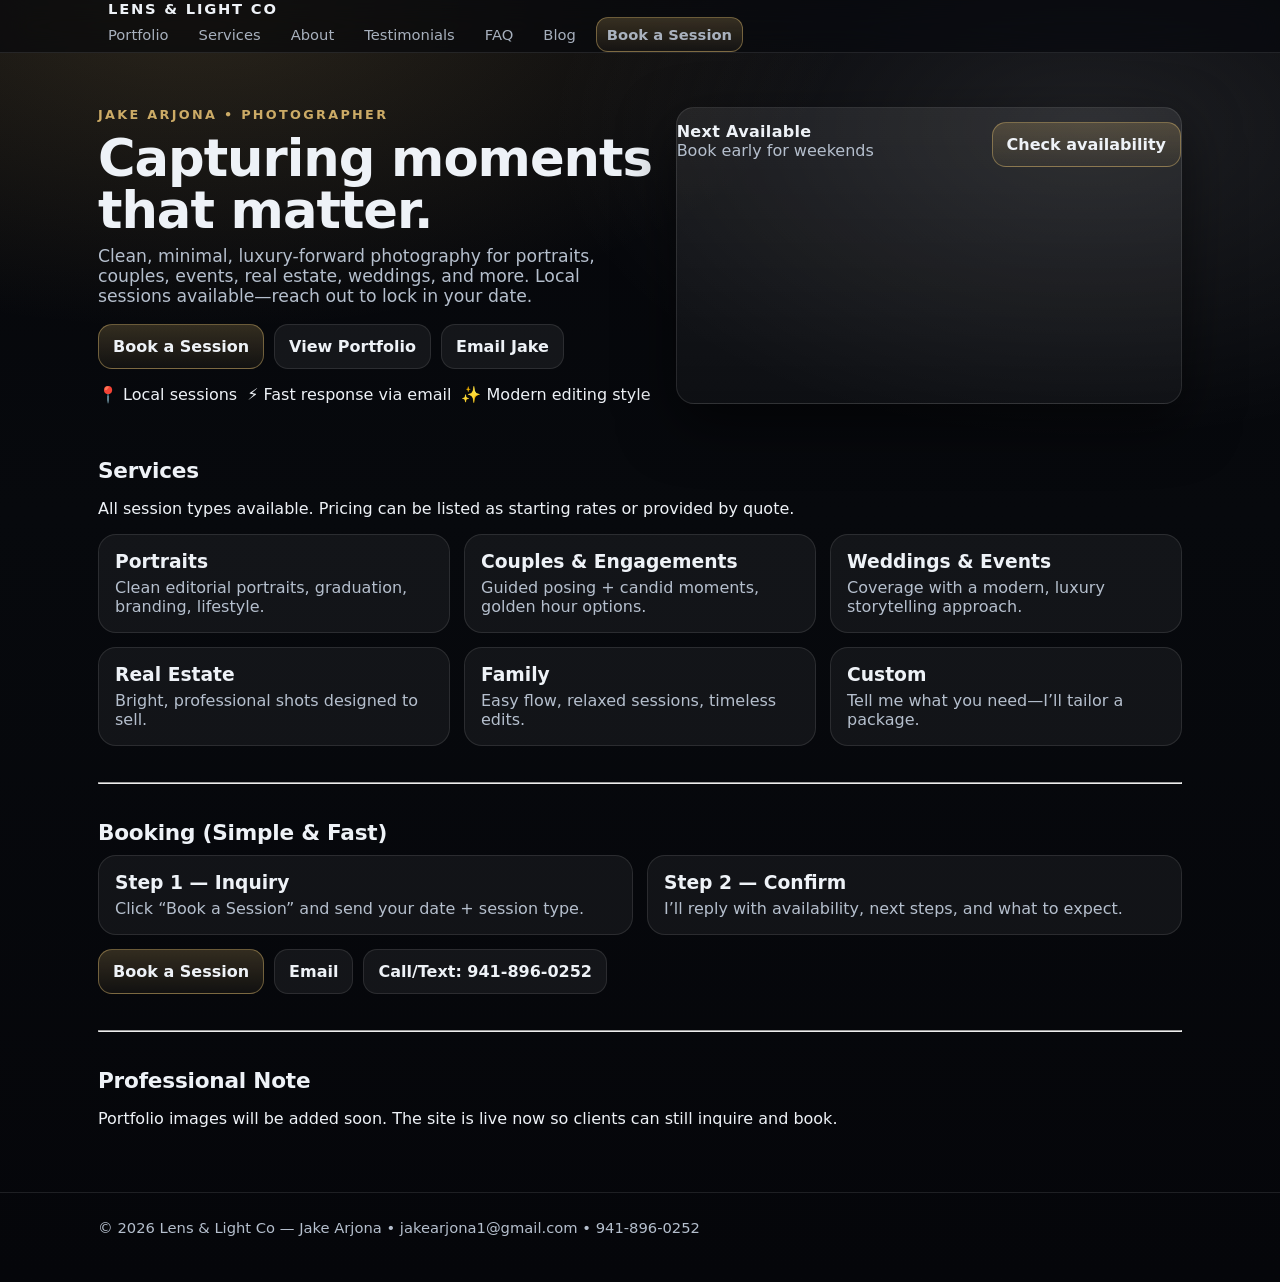
<file: index.html>
<!doctype html>
<html lang="en">
<head>
  <meta charset="utf-8" />
  <meta name="viewport" content="width=device-width, initial-scale=1" />
  <title>Lens & Light Co — Jake Arjona</title>
  <meta name="description" content="Lens & Light Co by Jake Arjona — clean, modern luxury photography. Book a session via email." />
  <link rel="stylesheet" href="assets/styles.css" />
</head>
<body>

  <div class="nav">
    <div class="container nav-inner">
      <a class="brand" href="index.html"><span class="dot"></span> Lens & Light Co</a>
      <div class="menu">
        <a href="portfolio.html">Portfolio</a>
        <a href="services.html">Services</a>
        <a href="about.html">About</a>
        <a href="testimonials.html">Testimonials</a>
        <a href="faq.html">FAQ</a>
        <a href="blog.html">Blog</a>
        <a class="btn primary" href="contact.html">Book a Session</a>
      </div>
    </div>
  </div>

  <header class="hero">
    <div class="container hero-grid">
      <div>
        <div class="kicker">Jake Arjona • Photographer</div>
        <h1 class="h1">Capturing moments that matter.</h1>
        <p class="sub">
          Clean, minimal, luxury-forward photography for portraits, couples, events, real estate, weddings, and more.
          Local sessions available—reach out to lock in your date.
        </p>

        <div style="display:flex; gap:10px; flex-wrap:wrap">
          <a class="btn primary" href="contact.html">Book a Session</a>
          <a class="btn" href="portfolio.html">View Portfolio</a>
          <a class="btn" href="mailto:jakearjona1@gmail.com?subject=Booking%20Inquiry%20-%20Lens%20%26%20Light%20Co">Email Jake</a>
        </div>

        <div style="margin-top:16px; display:flex; gap:10px; flex-wrap:wrap">
          <span class="badge">📍 Local sessions</span>
          <span class="badge">⚡ Fast response via email</span>
          <span class="badge">✨ Modern editing style</span>
        </div>
      </div>

      <div class="hero-card">
        <div class="mock"></div>
        <div style="display:flex; justify-content:space-between; gap:10px; margin-top:14px; flex-wrap:wrap">
          <div>
            <div style="font-weight:800; letter-spacing:.02em">Next Available</div>
            <div style="color:var(--muted)">Book early for weekends</div>
          </div>
          <a class="btn primary" href="contact.html">Check availability</a>
        </div>
      </div>
    </div>
  </header>

  <main class="container">

    <section class="section">
      <h2 class="h2">Services</h2>
      <p class="small">All session types available. Pricing can be listed as starting rates or provided by quote.</p>

      <div class="grid cols-3">
        <div class="card">
          <h3>Portraits</h3>
          <p>Clean editorial portraits, graduation, branding, lifestyle.</p>
        </div>
        <div class="card">
          <h3>Couples & Engagements</h3>
          <p>Guided posing + candid moments, golden hour options.</p>
        </div>
        <div class="card">
          <h3>Weddings & Events</h3>
          <p>Coverage with a modern, luxury storytelling approach.</p>
        </div>
        <div class="card">
          <h3>Real Estate</h3>
          <p>Bright, professional shots designed to sell.</p>
        </div>
        <div class="card">
          <h3>Family</h3>
          <p>Easy flow, relaxed sessions, timeless edits.</p>
        </div>
        <div class="card">
          <h3>Custom</h3>
          <p>Tell me what you need—I’ll tailor a package.</p>
        </div>
      </div>
    </section>

    <hr />

    <section class="section">
      <h2 class="h2">Booking (Simple & Fast)</h2>
      <div class="grid cols-2">
        <div class="card">
          <h3>Step 1 — Inquiry</h3>
          <p>Click “Book a Session” and send your date + session type.</p>
        </div>
        <div class="card">
          <h3>Step 2 — Confirm</h3>
          <p>I’ll reply with availability, next steps, and what to expect.</p>
        </div>
      </div>
      <div style="margin-top:14px; display:flex; gap:10px; flex-wrap:wrap">
        <a class="btn primary" href="contact.html">Book a Session</a>
        <a class="btn" href="mailto:jakearjona1@gmail.com?subject=Booking%20Inquiry%20-%20Lens%20%26%20Light%20Co">Email</a>
        <a class="btn" href="tel:+19418960252">Call/Text: 941-896-0252</a>
      </div>
    </section>

    <hr />

    <section class="section">
      <h2 class="h2">Professional Note</h2>
      <p class="small">
        Portfolio images will be added soon. The site is live now so clients can still inquire and book.
      </p>
    </section>

  </main>

  <footer class="footer">
    <div class="container">
      © <span id="y"></span> Lens & Light Co — Jake Arjona •
      <a href="mailto:jakearjona1@gmail.com">jakearjona1@gmail.com</a> •
      <a href="tel:+19418960252">941-896-0252</a>
    </div>
  </footer>

  <script>
    document.getElementById('y').textContent = new Date().getFullYear();
  </script>
</body>
</html>
</file>
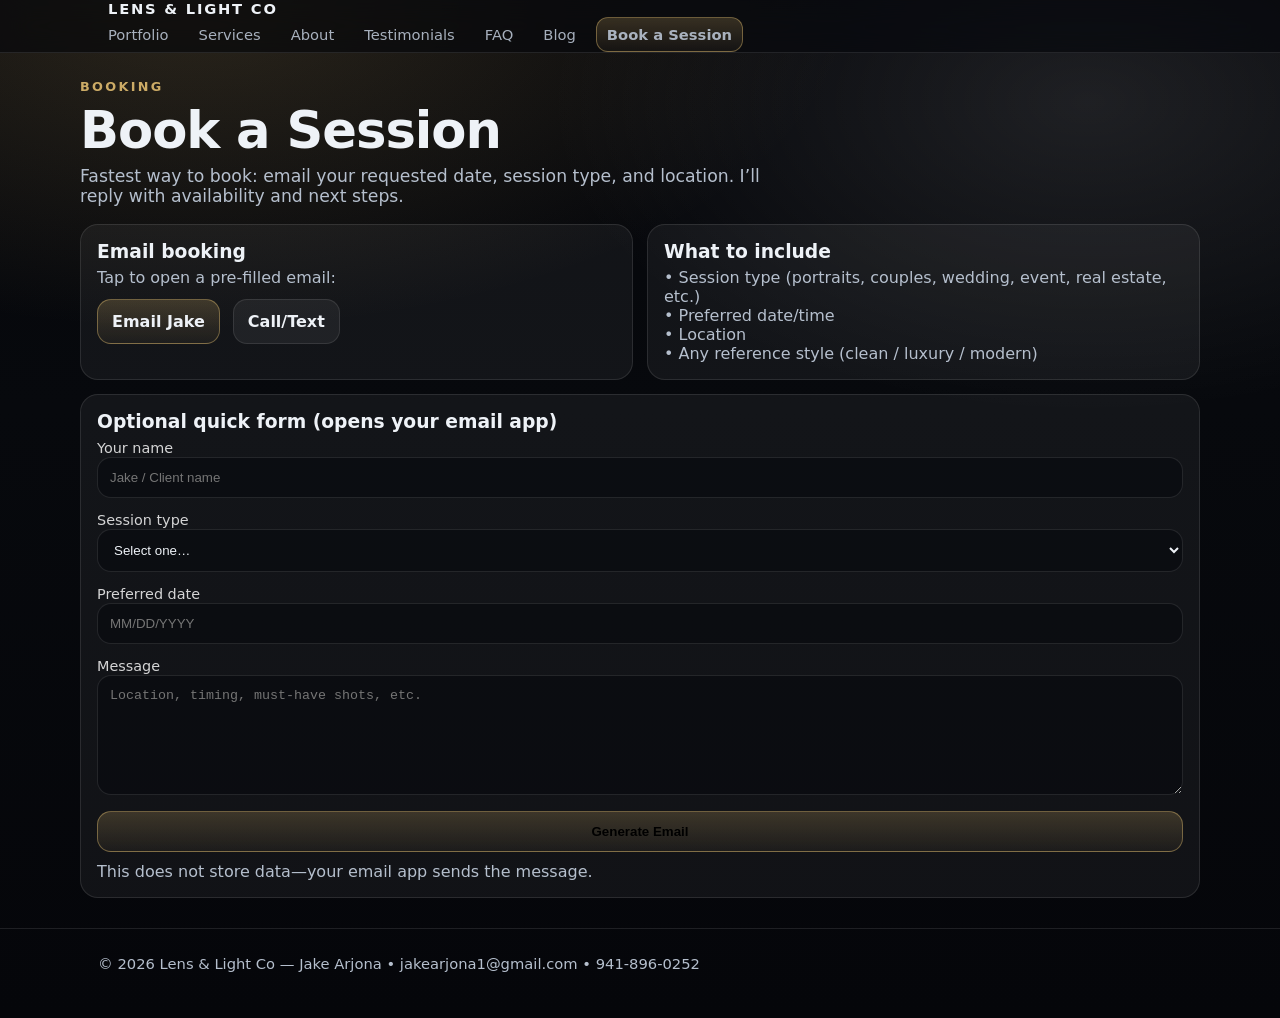
<file: contact.html>
<!doctype html>
<html lang="en">
<head>
  <meta charset="utf-8" />
  <meta name="viewport" content="width=device-width, initial-scale=1" />
  <title>Book a Session — Lens & Light Co</title>
  <link rel="stylesheet" href="assets/styles.css" />
</head>
<body>

  <div class="nav">
    <div class="container nav-inner">
      <a class="brand" href="index.html"><span class="dot"></span> Lens & Light Co</a>
      <div class="menu">
        <a href="portfolio.html">Portfolio</a>
        <a href="services.html">Services</a>
        <a href="about.html">About</a>
        <a href="testimonials.html">Testimonials</a>
        <a href="faq.html">FAQ</a>
        <a href="blog.html">Blog</a>
        <a class="btn primary" href="contact.html">Book a Session</a>
      </div>
    </div>
  </div>

  <main class="container" style="padding:26px 0 10px">
    <div class="kicker">Booking</div>
    <h1 class="h1" style="margin:0 0 10px">Book a Session</h1>
    <p class="sub" style="margin-bottom:18px">
      Fastest way to book: email your requested date, session type, and location. I’ll reply with availability and next steps.
    </p>

    <div class="grid cols-2">
      <div class="card">
        <h3>Email booking</h3>
        <p style="margin-bottom:12px">Tap to open a pre-filled email:</p>
        <a class="btn primary" href="mailto:jakearjona1@gmail.com?subject=Booking%20Inquiry%20-%20Lens%20%26%20Light%20Co&body=Name%3A%0ASession%20type%3A%0APreferred%20date%2Ftime%3A%0ALocation%3A%0ABudget%20(if%20any)%3A%0AAny%20notes%3A">Email Jake</a>
        <a class="btn" style="margin-left:8px" href="tel:+19418960252">Call/Text</a>
      </div>

      <div class="card">
        <h3>What to include</h3>
        <p>• Session type (portraits, couples, wedding, event, real estate, etc.)<br>
           • Preferred date/time<br>
           • Location<br>
           • Any reference style (clean / luxury / modern)</p>
      </div>
    </div>

    <div class="card" style="margin-top:14px">
      <h3>Optional quick form (opens your email app)</h3>
      <form class="form" onsubmit="sendEmail(event)">
        <div>
          <label>Your name</label>
          <input id="name" required placeholder="Jake / Client name" />
        </div>
        <div>
          <label>Session type</label>
          <select id="type" required>
            <option value="">Select one…</option>
            <option>Portraits</option>
            <option>Couples / Engagements</option>
            <option>Weddings</option>
            <option>Events</option>
            <option>Real Estate</option>
            <option>Family</option>
            <option>Branding / Lifestyle</option>
            <option>Other</option>
          </select>
        </div>
        <div>
          <label>Preferred date</label>
          <input id="date" placeholder="MM/DD/YYYY" />
        </div>
        <div>
          <label>Message</label>
          <textarea id="msg" placeholder="Location, timing, must-have shots, etc."></textarea>
        </div>
        <button class="btn primary" type="submit">Generate Email</button>
      </form>
      <p class="small" style="margin-top:10px">This does not store data—your email app sends the message.</p>
    </div>
  </main>

  <footer class="footer">
    <div class="container">
      © <span id="y"></span> Lens & Light Co — Jake Arjona •
      <a href="mailto:jakearjona1@gmail.com">jakearjona1@gmail.com</a> •
      <a href="tel:+19418960252">941-896-0252</a>
    </div>
  </footer>

  <script>
    document.getElementById('y').textContent = new Date().getFullYear();

    function sendEmail(e){
      e.preventDefault();
      const name = encodeURIComponent(document.getElementById('name').value.trim());
      const type = encodeURIComponent(document.getElementById('type').value.trim());
      const date = encodeURIComponent(document.getElementById('date').value.trim());
      const msg  = encodeURIComponent(document.getElementById('msg').value.trim());

      const subject = `Booking Inquiry - ${decodeURIComponent(type)} - Lens & Light Co`;
      const body =
`Name: ${decodeURIComponent(name)}
Session type: ${decodeURIComponent(type)}
Preferred date/time: ${decodeURIComponent(date)}

Message:
${decodeURIComponent(msg)}`;

      const mailto = `mailto:jakearjona1@gmail.com?subject=${encodeURIComponent(subject)}&body=${encodeURIComponent(body)}`;
      window.location.href = mailto;
    }
  </script>
</body>
</html>
</file>
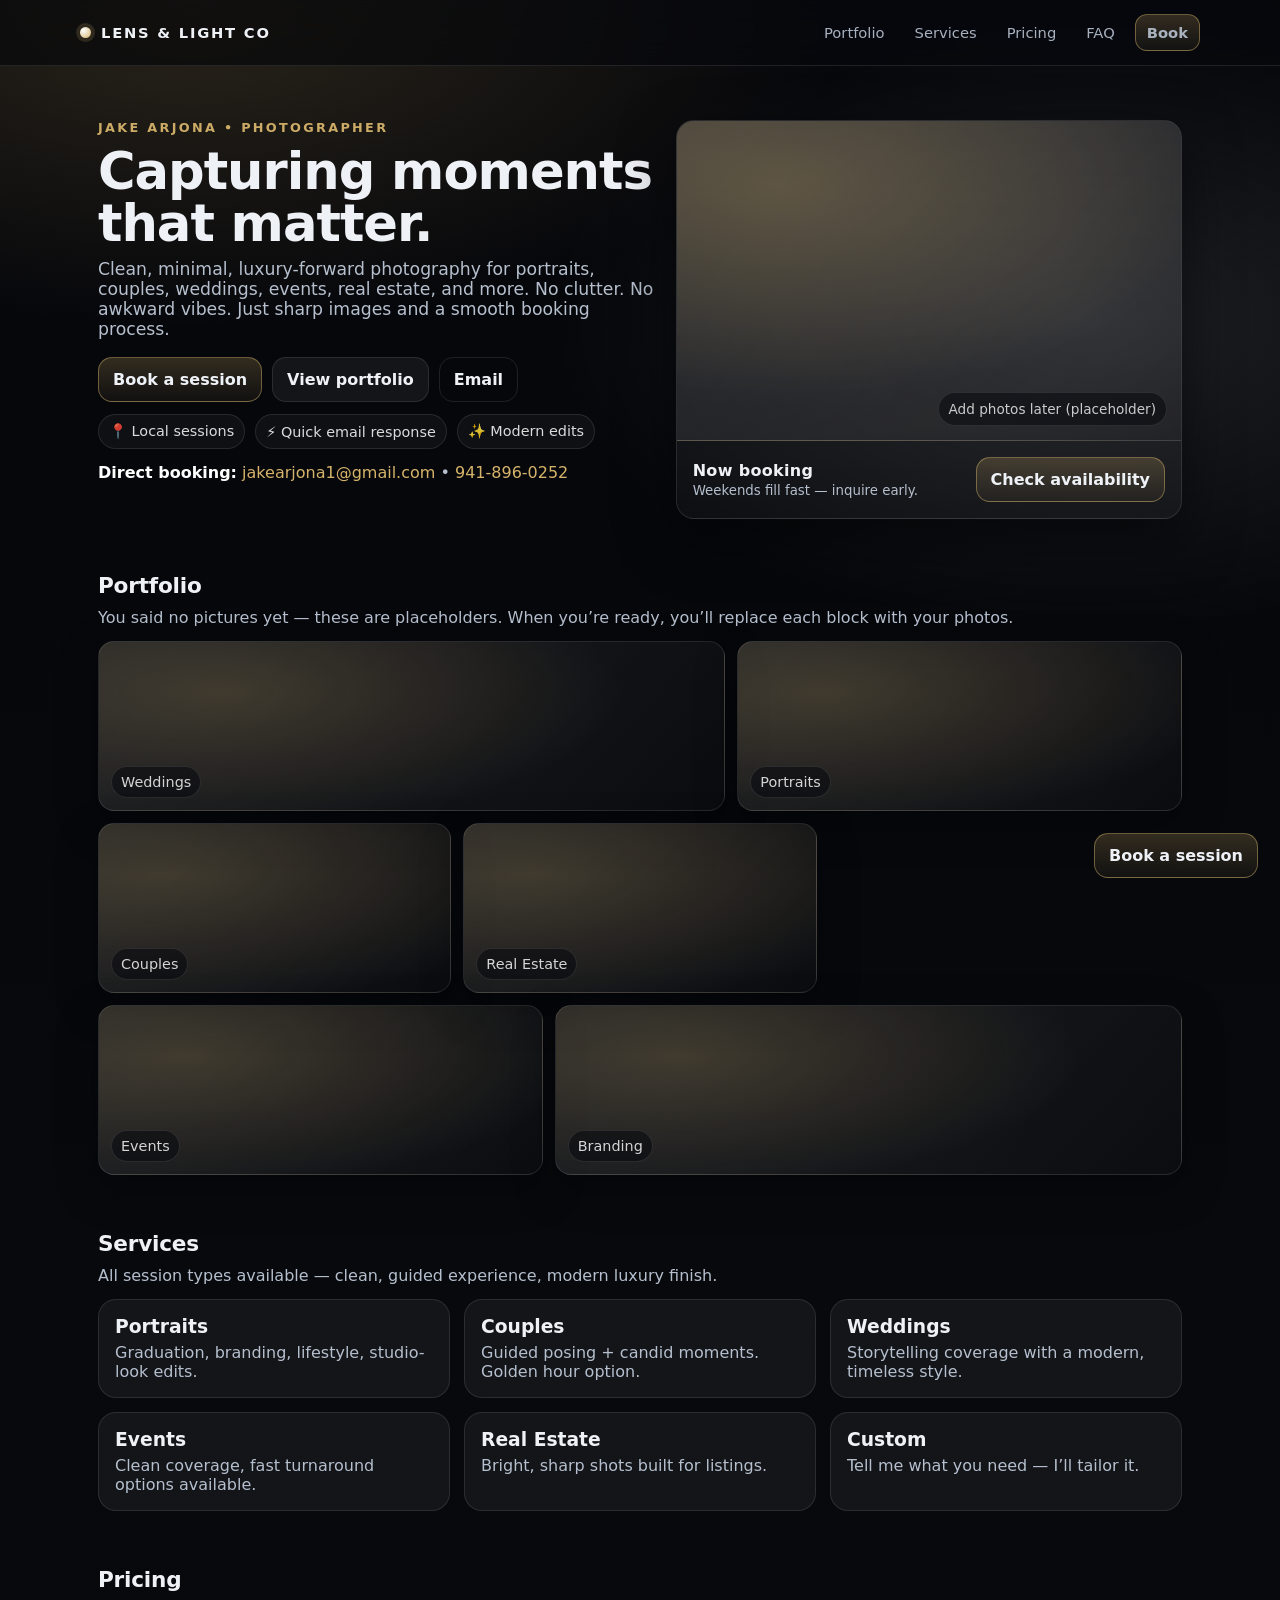
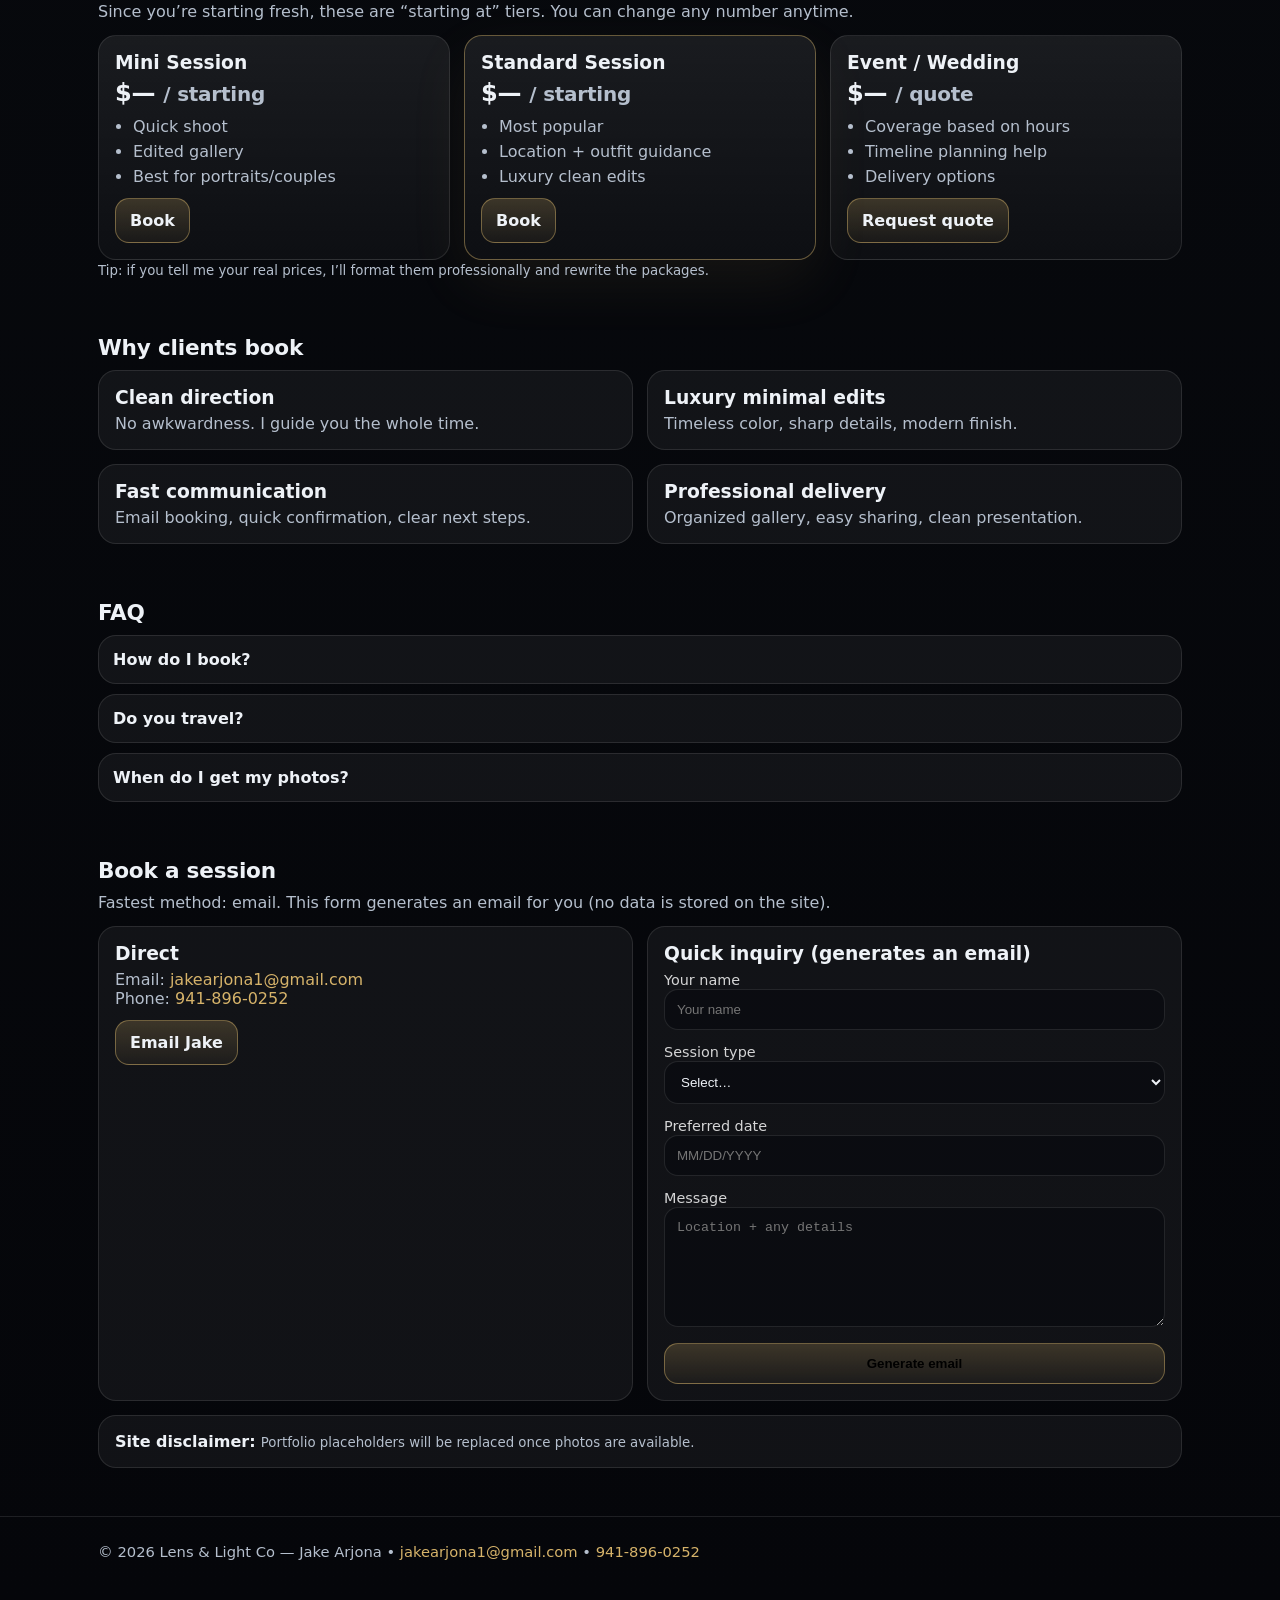
<file: indexx.html>
<!doctype html>
<html lang="en">
<head>
  <meta charset="utf-8" />
  <meta name="viewport" content="width=device-width, initial-scale=1" />
  <title>Lens & Light Co — Jake Arjona Photographer</title>
  <meta name="description" content="Lens & Light Co — Jake Arjona. Clean, minimal, luxury-forward photography. Book a session by email." />
  <link rel="stylesheet" href="assets/styles.css" />
</head>
<body>

  <div class="nav">
    <div class="container navin">
      <a class="brand" href="#top"><span class="badge-dot"></span> Lens & Light Co</a>
      <div class="menu">
        <a href="#portfolio">Portfolio</a>
        <a href="#services">Services</a>
        <a href="#pricing">Pricing</a>
        <a href="#faq">FAQ</a>
        <a class="btn tiny primary" href="#book">Book</a>
      </div>
    </div>
  </div>

  <header id="top" class="hero">
    <div class="container hero-grid">
      <div>
        <div class="kicker">Jake Arjona • Photographer</div>
        <h1 class="h1">Capturing moments that matter.</h1>
        <p class="sub">
          Clean, minimal, luxury-forward photography for portraits, couples, weddings, events, real estate, and more.
          No clutter. No awkward vibes. Just sharp images and a smooth booking process.
        </p>

        <div style="display:flex; gap:10px; flex-wrap:wrap">
          <a class="btn primary" href="#book">Book a session</a>
          <a class="btn" href="#portfolio">View portfolio</a>
          <a class="btn ghost" href="mailto:jakearjona1@gmail.com?subject=Booking%20Inquiry%20-%20Lens%20%26%20Light%20Co">Email</a>
        </div>

        <div class="statrow">
          <span class="stat">📍 Local sessions</span>
          <span class="stat">⚡ Quick email response</span>
          <span class="stat">✨ Modern edits</span>
        </div>

        <div style="margin-top:14px; color:var(--muted)">
          <strong style="color:#fff">Direct booking:</strong>
          <a href="mailto:jakearjona1@gmail.com" style="color:var(--gold)">jakearjona1@gmail.com</a>
          • <a href="tel:+19418960252" style="color:var(--gold)">941-896-0252</a>
        </div>
      </div>

      <div class="hero-card">
        <div class="hero-media"></div>
        <div class="hero-pad">
          <div style="display:flex; justify-content:space-between; gap:10px; flex-wrap:wrap; align-items:center">
            <div>
              <div style="font-weight:900; letter-spacing:.02em">Now booking</div>
              <small>Weekends fill fast — inquire early.</small>
            </div>
            <a class="btn primary" href="#book">Check availability</a>
          </div>
        </div>
      </div>
    </div>
  </header>

  <main class="container">

    <section id="portfolio" class="section">
      <h2 class="h2">Portfolio</h2>
      <p class="p">You said no pictures yet — these are placeholders. When you’re ready, you’ll replace each block with your photos.</p>

      <div class="gallery">
        <div class="tile big"><span>Weddings</span></div>
        <div class="tile med"><span>Portraits</span></div>
        <div class="tile small"><span>Couples</span></div>
        <div class="tile small"><span>Real Estate</span></div>
        <div class="tile med"><span>Events</span></div>
        <div class="tile big"><span>Branding</span></div>
      </div>
    </section>

    <section id="services" class="section">
      <h2 class="h2">Services</h2>
      <p class="p">All session types available — clean, guided experience, modern luxury finish.</p>

      <div class="grid cols-3">
        <div class="card"><h3>Portraits</h3><p>Graduation, branding, lifestyle, studio-look edits.</p></div>
        <div class="card"><h3>Couples</h3><p>Guided posing + candid moments. Golden hour option.</p></div>
        <div class="card"><h3>Weddings</h3><p>Storytelling coverage with a modern, timeless style.</p></div>
        <div class="card"><h3>Events</h3><p>Clean coverage, fast turnaround options available.</p></div>
        <div class="card"><h3>Real Estate</h3><p>Bright, sharp shots built for listings.</p></div>
        <div class="card"><h3>Custom</h3><p>Tell me what you need — I’ll tailor it.</p></div>
      </div>
    </section>

    <section id="pricing" class="section">
      <h2 class="h2">Pricing</h2>
      <p class="p">Since you’re starting fresh, these are “starting at” tiers. You can change any number anytime.</p>

      <div class="pricing">
        <div class="price">
          <h3>Mini Session</h3>
          <div class="money">$— <small>/ starting</small></div>
          <ul class="ul">
            <li>Quick shoot</li>
            <li>Edited gallery</li>
            <li>Best for portraits/couples</li>
          </ul>
          <div style="margin-top:12px"><a class="btn primary" href="#book">Book</a></div>
        </div>

        <div class="price top">
          <h3>Standard Session</h3>
          <div class="money">$— <small>/ starting</small></div>
          <ul class="ul">
            <li>Most popular</li>
            <li>Location + outfit guidance</li>
            <li>Luxury clean edits</li>
          </ul>
          <div style="margin-top:12px"><a class="btn primary" href="#book">Book</a></div>
        </div>

        <div class="price">
          <h3>Event / Wedding</h3>
          <div class="money">$— <small>/ quote</small></div>
          <ul class="ul">
            <li>Coverage based on hours</li>
            <li>Timeline planning help</li>
            <li>Delivery options</li>
          </ul>
          <div style="margin-top:12px"><a class="btn primary" href="#book">Request quote</a></div>
        </div>
      </div>

      <small>Tip: if you tell me your real prices, I’ll format them professionally and rewrite the packages.</small>
    </section>

    <section class="section">
      <h2 class="h2">Why clients book</h2>
      <div class="grid cols-2">
        <div class="card"><h3>Clean direction</h3><p>No awkwardness. I guide you the whole time.</p></div>
        <div class="card"><h3>Luxury minimal edits</h3><p>Timeless color, sharp details, modern finish.</p></div>
        <div class="card"><h3>Fast communication</h3><p>Email booking, quick confirmation, clear next steps.</p></div>
        <div class="card"><h3>Professional delivery</h3><p>Organized gallery, easy sharing, clean presentation.</p></div>
      </div>
    </section>

    <section id="faq" class="section">
      <h2 class="h2">FAQ</h2>
      <div class="faq">
        <details>
          <summary>How do I book?</summary>
          <div class="ans">Use the booking section below or email me directly. Include session type + date + location.</div>
        </details>
        <details>
          <summary>Do you travel?</summary>
          <div class="ans">Yes — local sessions by default. Travel can be added depending on distance and schedule.</div>
        </details>
        <details>
          <summary>When do I get my photos?</summary>
          <div class="ans">Turnaround depends on session type. Ask when you book and I’ll give you the exact timeframe.</div>
        </details>
      </div>
    </section>

    <section id="book" class="section">
      <h2 class="h2">Book a session</h2>
      <p class="p">Fastest method: email. This form generates an email for you (no data is stored on the site).</p>

      <div class="grid cols-2">
        <div class="card">
          <h3>Direct</h3>
          <p style="margin:0 0 12px; color:var(--muted)">
            Email: <a style="color:var(--gold)" href="mailto:jakearjona1@gmail.com">jakearjona1@gmail.com</a><br>
            Phone: <a style="color:var(--gold)" href="tel:+19418960252">941-896-0252</a>
          </p>
          <a class="btn primary" href="mailto:jakearjona1@gmail.com?subject=Booking%20Inquiry%20-%20Lens%20%26%20Light%20Co">Email Jake</a>
        </div>

        <div class="card">
          <h3>Quick inquiry (generates an email)</h3>
          <form class="form" onsubmit="sendEmail(event)">
            <div>
              <label>Your name</label>
              <input id="name" required placeholder="Your name" />
            </div>
            <div>
              <label>Session type</label>
              <select id="type" required>
                <option value="">Select…</option>
                <option>Portraits</option>
                <option>Couples / Engagement</option>
                <option>Wedding</option>
                <option>Event</option>
                <option>Real Estate</option>
                <option>Family</option>
                <option>Branding</option>
                <option>Other</option>
              </select>
            </div>
            <div>
              <label>Preferred date</label>
              <input id="date" placeholder="MM/DD/YYYY" />
            </div>
            <div>
              <label>Message</label>
              <textarea id="msg" placeholder="Location + any details"></textarea>
            </div>
            <button class="btn primary" type="submit">Generate email</button>
          </form>
        </div>
      </div>

      <div class="card" style="margin-top:14px">
        <strong>Site disclaimer:</strong>
        <small>Portfolio placeholders will be replaced once photos are available.</small>
      </div>
    </section>

  </main>

  <footer class="footer">
    <div class="container">
      © <span id="y"></span> Lens & Light Co — Jake Arjona •
      <a style="color:var(--gold)" href="mailto:jakearjona1@gmail.com">jakearjona1@gmail.com</a> •
      <a style="color:var(--gold)" href="tel:+19418960252">941-896-0252</a>
    </div>
  </footer>

  <div class="sticky-cta">
    <a class="btn primary" href="#book">Book a session</a>
  </div>

  <script>
    document.getElementById('y').textContent = new Date().getFullYear();

    function sendEmail(e){
      e.preventDefault();
      const name = document.getElementById('name').value.trim();
      const type = document.getElementById('type').value.trim();
      const date = document.getElementById('date').value.trim();
      const msg  = document.getElementById('msg').value.trim();

      const subject = `Booking Inquiry - ${type || 'Session'} - Lens & Light Co`;
      const body =
`Name: ${name}
Session type: ${type}
Preferred date: ${date}

Message:
${msg}

— Sent from lensandlightco booking page`;

      window.location.href =
        `mailto:jakearjona1@gmail.com?subject=${encodeURIComponent(subject)}&body=${encodeURIComponent(body)}`;
    }
  </script>

</body>
</html>
</file>
<file: assets/styles.css>
:root{
  --bg:#07090d;
  --panel:#0d111a;
  --card:rgba(255,255,255,.06);
  --line:rgba(255,255,255,.10);
  --text:#eef2f7;
  --muted:#b5bfcd;
  --gold:#d6b36a;
  --shadow: 0 20px 55px rgba(0,0,0,.55);
  --r:18px;
  --max:1120px;
}

*{box-sizing:border-box}
html{scroll-behavior:smooth}
body{
  margin:0;
  font-family: ui-sans-serif, system-ui, -apple-system, Segoe UI, Roboto, Arial;
  color:var(--text);
  background:
    radial-gradient(1200px 600px at 15% 0%, rgba(214,179,106,.18), transparent 55%),
    radial-gradient(900px 520px at 85% 10%, rgba(255,255,255,.10), transparent 60%),
    linear-gradient(180deg, #05060a 0%, #07090d 40%, #05060a 100%);
}

a{color:inherit; text-decoration:none}
.container{max-width:var(--max); margin:0 auto; padding:0 18px}
small{color:var(--muted)}

.nav{
  position:sticky; top:0; z-index:60;
  backdrop-filter: blur(14px) saturate(180%);
  background: rgba(7,9,13,.72);
  border-bottom: 1px solid var(--line);
}
.navin{
  display:flex; align-items:center; justify-content:space-between;
  padding:14px 0; gap:12px;
}
.brand{
  display:flex; align-items:center; gap:10px;
  letter-spacing:.12em; text-transform:uppercase; font-weight:800;
  font-size:.92rem;
}
.badge-dot{
  width:11px; height:11px; border-radius:50%;
  background: radial-gradient(circle at 30% 30%, #fff, var(--gold));
  box-shadow: 0 0 0 4px rgba(214,179,106,.16);
}
.menu{
  display:flex; gap:10px; flex-wrap:wrap; align-items:center;
}
.menu a{
  color:rgba(181,191,205,.92);
  font-size:.92rem;
  padding:8px 10px;
  border-radius:12px;
}
.menu a:hover{background:rgba(255,255,255,.06); color:#fff}

.btn{
  display:inline-flex; align-items:center; justify-content:center;
  padding:12px 14px;
  border-radius:14px;
  border:1px solid var(--line);
  background: rgba(255,255,255,.06);
  font-weight:800;
}
.btn:hover{background:rgba(255,255,255,.09)}
.btn.primary{
  border-color: rgba(214,179,106,.45);
  background: linear-gradient(180deg, rgba(214,179,106,.22), rgba(214,179,106,.06));
}
.btn.primary:hover{filter:brightness(1.06)}
.btn.ghost{background:transparent}
.btn.tiny{padding:9px 11px; border-radius:12px; font-size:.92rem}

.hero{padding:54px 0 26px}
.hero-grid{
  display:grid;
  grid-template-columns: 1.05fr .95fr;
  gap:18px;
  align-items:stretch;
}
@media (max-width: 920px){ .hero-grid{grid-template-columns:1fr} }

.kicker{
  color: rgba(214,179,106,.95);
  letter-spacing:.18em;
  text-transform:uppercase;
  font-weight:900;
  font-size:.80rem;
  margin-bottom:10px;
}
.h1{
  font-size: clamp(2.1rem, 4vw, 3.6rem);
  line-height: 1.02;
  letter-spacing: -0.02em;
  margin:0 0 10px;
}
.sub{
  color:var(--muted);
  font-size: 1.08rem;
  margin:0 0 18px;
  max-width: 62ch;
}

.hero-card{
  background: linear-gradient(180deg, rgba(255,255,255,.08), rgba(255,255,255,.03));
  border:1px solid var(--line);
  border-radius: var(--r);
  box-shadow: var(--shadow);
  overflow:hidden;
}
.hero-media{
  height: 320px;
  background:
    radial-gradient(900px 420px at 20% 20%, rgba(214,179,106,.28), transparent 50%),
    linear-gradient(135deg, rgba(255,255,255,.10), rgba(255,255,255,.02));
  border-bottom:1px solid var(--line);
  position:relative;
}
.hero-media:after{
  content:"Add photos later (placeholder)";
  position:absolute; right:14px; bottom:14px;
  font-size:.85rem;
  color:rgba(255,255,255,.78);
  border:1px solid var(--line);
  background: rgba(7,9,13,.55);
  padding:8px 10px;
  border-radius:999px;
}
.hero-pad{padding:16px}
.statrow{display:flex; gap:10px; flex-wrap:wrap; margin-top:12px}
.stat{
  display:inline-flex; align-items:center; gap:8px;
  border:1px solid var(--line);
  background: rgba(255,255,255,.04);
  padding:8px 10px;
  border-radius:999px;
  font-size:.9rem;
  color:rgba(255,255,255,.85);
}

.section{padding:28px 0}
.h2{
  margin:0 0 10px;
  font-size:1.35rem;
  letter-spacing:-.01em;
}
.p{margin:0 0 14px; color:var(--muted)}
.grid{
  display:grid; gap:14px;
}
.grid.cols-3{grid-template-columns:repeat(3,1fr)}
.grid.cols-2{grid-template-columns:repeat(2,1fr)}
@media (max-width: 920px){
  .grid.cols-3,.grid.cols-2{grid-template-columns:1fr}
}

.card{
  background: rgba(255,255,255,.05);
  border:1px solid var(--line);
  border-radius: var(--r);
  padding:16px;
}
.card h3{margin:0 0 6px}
.card p{margin:0; color:var(--muted)}

.gallery{
  display:grid; gap:12px;
  grid-template-columns: repeat(12, 1fr);
}
.tile{
  border-radius: 16px;
  border:1px solid var(--line);
  background:
    radial-gradient(800px 260px at 20% 30%, rgba(214,179,106,.20), transparent 50%),
    linear-gradient(135deg, rgba(255,255,255,.10), rgba(255,255,255,.02));
  min-height: 170px;
  box-shadow: 0 14px 40px rgba(0,0,0,.35);
  position:relative;
  overflow:hidden;
}
.tile span{
  position:absolute; left:12px; bottom:12px;
  font-size:.9rem;
  color:rgba(255,255,255,.82);
  background: rgba(7,9,13,.55);
  border:1px solid var(--line);
  padding:7px 9px;
  border-radius: 999px;
}
.tile.big{grid-column: span 7}
.tile.med{grid-column: span 5}
.tile.small{grid-column: span 4}
@media (max-width: 920px){
  .tile.big,.tile.med,.tile.small{grid-column: span 12}
}

.pricing{
  display:grid; gap:14px;
  grid-template-columns: repeat(3, 1fr);
}
@media (max-width: 920px){ .pricing{grid-template-columns:1fr} }
.price{
  background: linear-gradient(180deg, rgba(255,255,255,.08), rgba(255,255,255,.03));
  border:1px solid var(--line);
  border-radius: var(--r);
  padding:16px;
}
.price.top{
  border-color: rgba(214,179,106,.45);
  box-shadow: 0 22px 60px rgba(214,179,106,.08);
}
.price h3{margin:0 0 6px}
.money{
  font-size:1.5rem; font-weight:900;
  letter-spacing:-.01em;
  margin: 6px 0 10px;
}
.ul{margin:0; padding-left:18px; color:var(--muted)}
.ul li{margin:6px 0}

.faq details{
  background: rgba(255,255,255,.05);
  border:1px solid var(--line);
  border-radius: var(--r);
  padding: 14px;
}
.faq details + details{margin-top:10px}
.faq summary{
  cursor:pointer;
  font-weight:900;
  list-style:none;
}
.faq summary::-webkit-details-marker{display:none}
.faq .ans{color:var(--muted); margin-top:8px}

.form{display:grid; gap:12px}
label{font-size:.9rem; color:rgba(255,255,255,.82)}
input, textarea, select{
  width:100%;
  padding:12px 12px;
  border-radius:14px;
  border:1px solid var(--line);
  background: rgba(7,9,13,.55);
  color: var(--text);
  outline:none;
}
textarea{min-height:120px; resize:vertical}
input:focus, textarea:focus, select:focus{
  border-color: rgba(214,179,106,.45);
  box-shadow: 0 0 0 4px rgba(214,179,106,.12);
}

.footer{
  padding:26px 0 46px;
  color:var(--muted);
  font-size:.92rem;
  border-top:1px solid var(--line);
  margin-top: 20px;
}

.sticky-cta{
  position:fixed;
  right:16px; bottom:16px;
  z-index:80;
}
@media (min-width: 920px){
  .sticky-cta{right:22px; bottom:22px}
}
</file>
